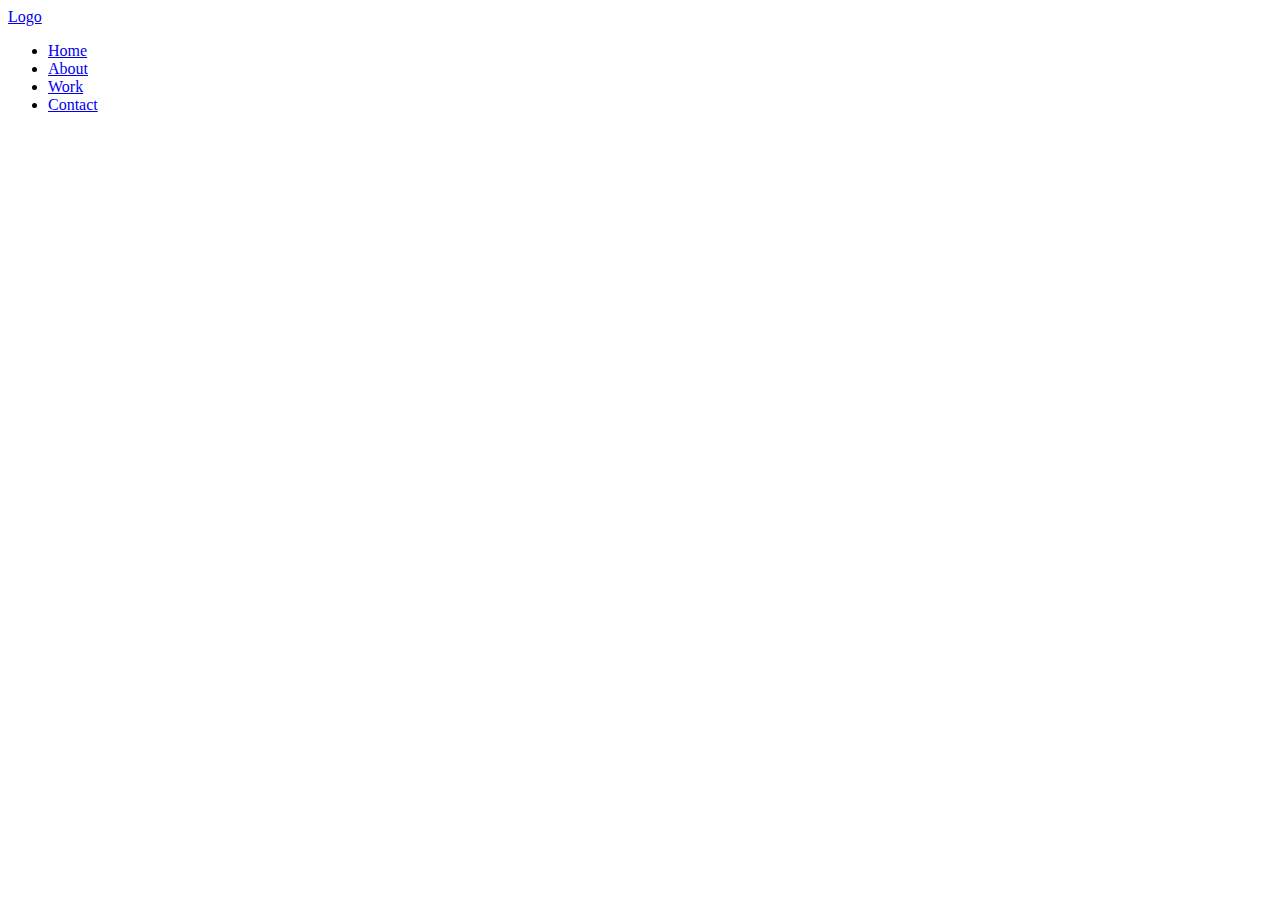
<file: Glassmorphism 1/index.html>
<!DOCTYPE html>
<html lang="en">
<head>
    <meta charset="UTF-8">
    <meta http-equiv="X-UA-Compatible" content="IE=edge">
    <meta name="viewport" content="width=device-width, initial-scale=1.0">
    <title>Document</title>
    <link rel="stylesheer" type="text/css" href="style.css">
</head>
<body>
   <header>
       <a href="#" class="logo">Logo</a>
       <ul>
           <li><a href="#">Home</a></li>
           <li><a href="#">About</a></li>
           <li><a href="#">Work</a></li>
           <li><a href="#">Contact</a></li>
       </ul>
   </header>
</body>
</html>
</file>
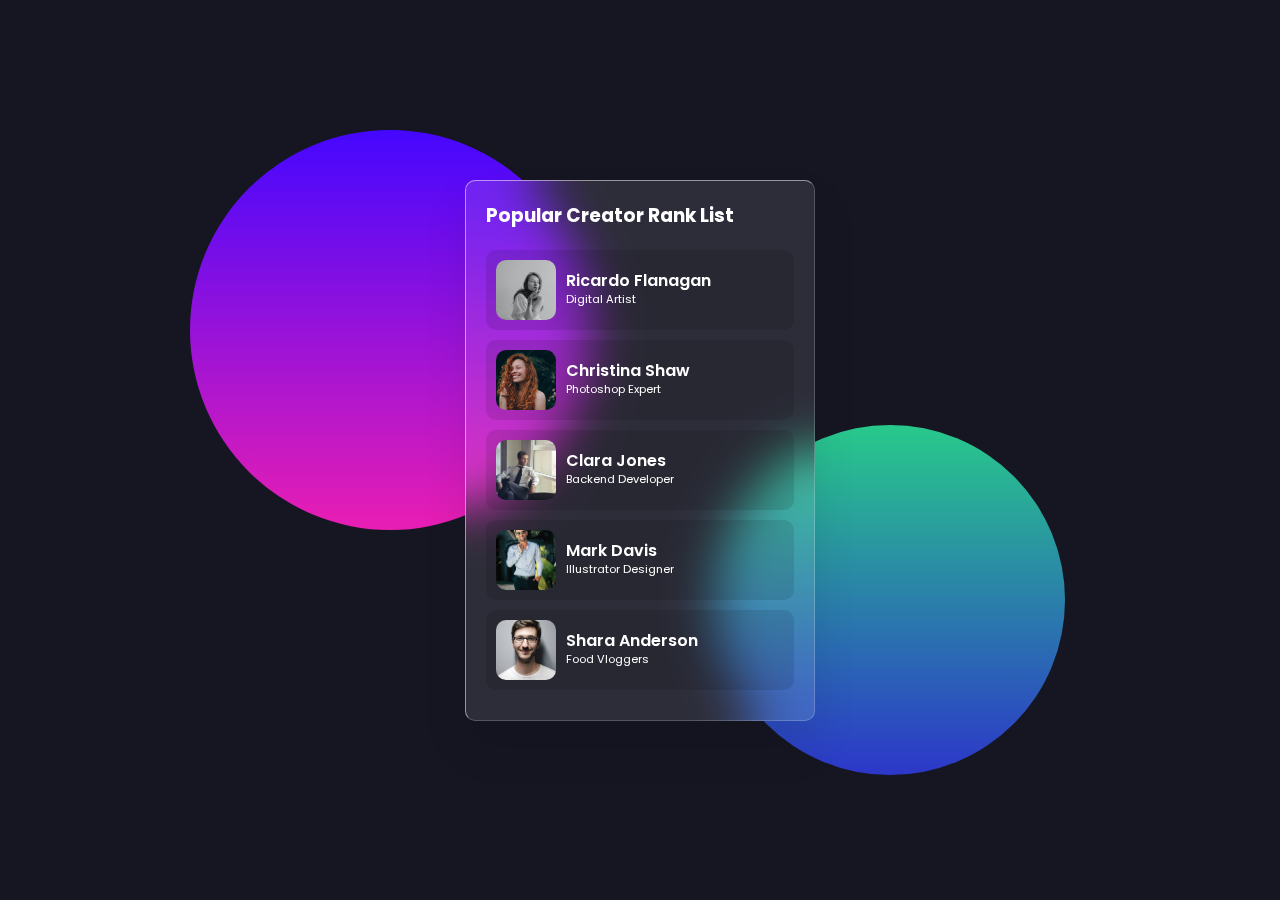
<file: Glassmorphism 2/index.html>
<!DOCTYPE html>
<html lang="en">
<head>
    <meta charset="UTF-8">
    <meta http-equiv="X-UA-Compatible" content="IE=edge">
    <meta name="viewport" content="width=device-width, initial-scale=1.0">
    <title>Glassmorphism List Hover Effect</title>
    <link rel="stylesheet" href="style.css">
</head>
<body>
    <section>
        <div class="box">
            <h3>Popular Creator Rank List</h3>
            <div class="list">
                <div class="imgBx">
                    <img src="img1.jpg.jpg">
                </div>
                <div class="content">
                    <h2 class="rank"><small>#</small>1</h2>
                    <h4>Ricardo Flanagan</h4>
                    <p>Digital Artist</p>
                </div>
            </div>
            <div class="list">
                <div class="imgBx">
                    <img src="img2.jpg.jpg">
                </div>
                <div class="content">
                    <h2 class="rank"><small>#</small>2</h2>
                    <h4>Christina Shaw</h4>
                    <p>Photoshop Expert</p>
                </div>
            </div>
            <div class="list">
                <div class="imgBx">
                    <img src="pexels-andrea-piacquadio-716411.jpg">
                </div>
                <div class="content">
                    <h2 class="rank"><small>#</small>3</h2>
                    <h4>Clara Jones</h4>
                    <p>Backend Developer</p>
                </div>
            </div>
            <div class="list">
                <div class="imgBx">
                    <img src="pexels-chloe-1043474.jpg">
                </div>
                <div class="content">
                    <h2 class="rank"><small>#</small>4</h2>
                    <h4>Mark Davis</h4>
                    <p>Illustrator Designer</p>
                </div>
            </div>
            <div class="list">
                <div class="imgBx">
                    <img src="pexels-pixabay-220453.jpg">
                </div>
                <div class="content">
                    <h2 class="rank"><small>#</small>5</h2>
                    <h4>Shara Anderson</h4>
                    <p>Food Vloggers</p>
                </div>
            </div>
        </div>
    </section>
</body>
</html>
</file>
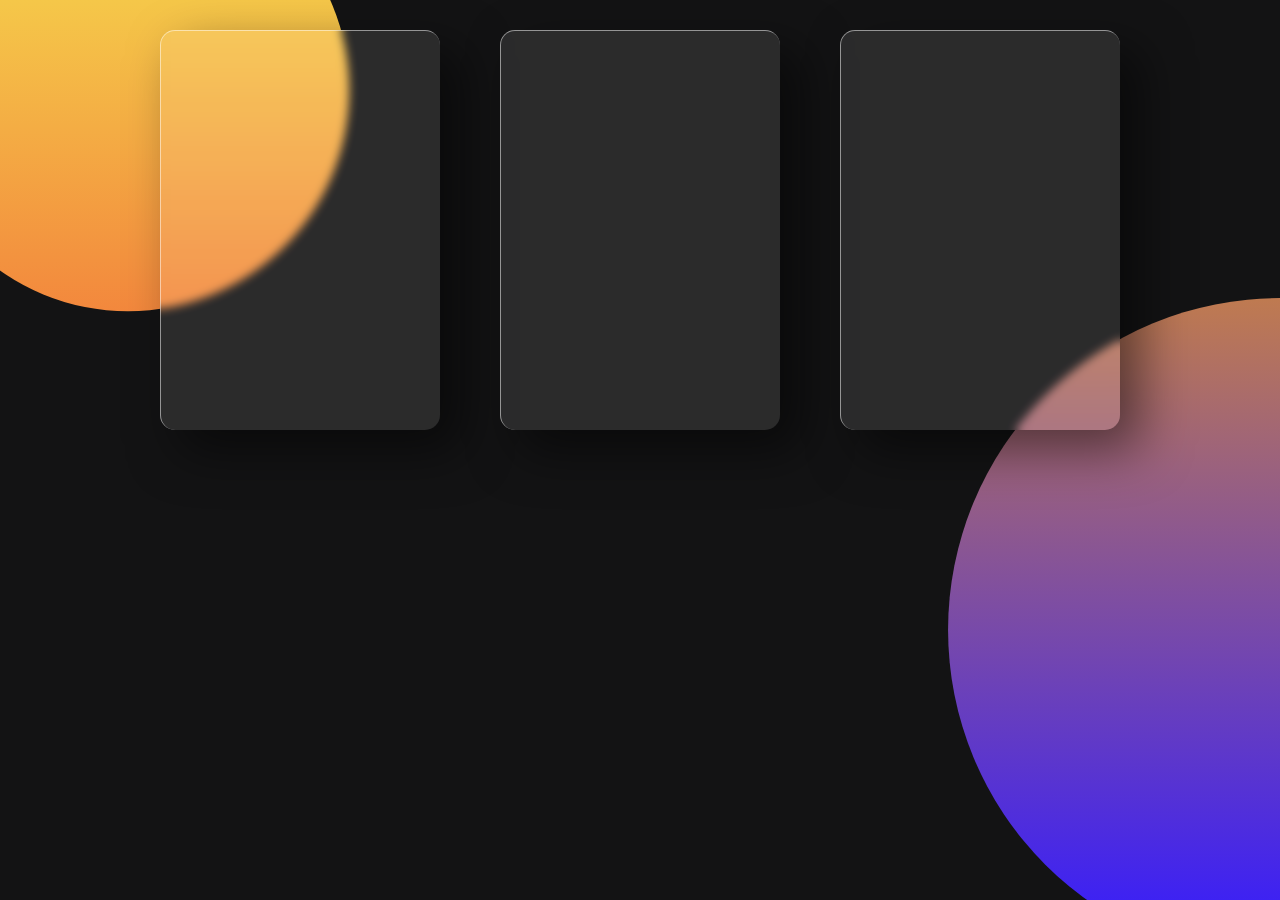
<file: Glassmorphism/index.html>
<!DOCTYPE html>
<html lang="en">
<head>
    <meta charset="UTF-8">
    <meta http-equiv="X-UA-Compatible" content="IE=edge">
    <meta name="viewport" content="width=device-width, initial-scale=1.0">
    <title>Real Glassmorphsim</title>
    <link rel="stylesheet" href="style.css">
</head>
<body>
    <div class="container">
        <div class="card">
            <div class="content">
                <h2>01</h2>
                <h3>Card One</h3>
                <p>Contrary to popular belief,
                     Lorem Ipsum is not simply random text. 
                     It has roots in a piece of classical Latin literature from 45 BC,
                     making it over 2000 years old. Richard McClintock, 
                     a Latin professor at Hampden-Sydney 
                </p>
                <a href="#">Read More</a>
            </div>
        </div>
        <div class="card">
            <div class="content">
                <h2>02</h2>
                <h3>Card Two</h3>
                <p>Contrary to popular belief,
                     Lorem Ipsum is not simply random text. 
                     It has roots in a piece of classical Latin literature from 45 BC,
                     making it over 2000 years old. Richard McClintock, 
                     a Latin professor at Hampden-Sydney 
                </p>
                <a href="#">Read More</a>
            </div>
        </div>
        <div class="card">
            <div class="content">
                <h2>03</h2>
                <h3>Card Three</h3>
                <p>Contrary to popular belief,
                     Lorem Ipsum is not simply random text. 
                     It has roots in a piece of classical Latin literature from 45 BC,
                     making it over 2000 years old. Richard McClintock, 
                     a Latin professor at Hampden-Sydney 
                </p>
                <a href="#">Read More</a>
            </div>
        </div>
    </div>
    <script type="text/javascript" src="vanilla-tilt.js"></script>
    <script>
        VanillaTilt.init(document.querySelectorAll(".card"), {
		max: 25,
		speed: 400,
        glare: true,
        "max-glare": 1,
        });
    </script>
</body>
</html>
</file>
<file: Glassmorphism 1/style.css>
@import url('https://fonts.googleapis.com/css2?family=Poppins:ital,wght@0,300;0,400;0,500;0,600;0,700;0,800;0,900;1,200;1,300;1,400;1,500;1,600;1,700;1,800;1,900&display=swap');

*{
    margin: 0;
    padding: 0;
    box-sizing: border-box;
    font-family: 'Poppins', sans-serif;
}

body {
    min-height: 100vh;
    background: linear-gradient(#2b1055, #7597de);
}

header {
    position: absolute;
    top: 0;
    left: 0;
    width: 100%;
    padding: 30px 100px;
    justify-content: space-between;
    align-items: center;
}
</file>
<file: Glassmorphism 2/style.css>
@import url('https://fonts.googleapis.com/css2?family=Poppins:ital,wght@0,300;0,400;0,500;0,600;0,700;0,800;0,900;1,200;1,300;1,400;1,500;1,600;1,700;1,800;1,900&display=swap');

* {
    margin: 0;
    padding: 0;
    box-sizing: border-box;
    font-family: 'Poppins', sans-serif;
}

section {
    position: relative;
    background: #161623;
    min-height: 100vh;
    overflow: hidden;
    display: flex;
    justify-content: center;
    align-items: center;
}

section::before{
    content: '';
    position: absolute;
    width: 400px;
    height: 400px;
    background: linear-gradient(#4507ff, #e91eb3);
    border-radius: 50%;
    transform: translate(-250px, -120px);
}

section::after{
    content: '';
    position: absolute;
    width: 350px;
    height: 350px;
    background: linear-gradient(#28c98b, #2c37c9);
    border-radius: 50%;
    transform: translate(250px, 150px);
}

.box {
    position: relative;
    min-width: 350px;
    min-height: 400px;
    background: rgba(255, 255, 255, 0.1);
    box-shadow: 0 25px 45px rgba(0, 0, 0, 0.1);
    border: 1px solid rgba(255, 255, 255, 0.5);
    border-right: 1px solid rgba(255, 255, 255, 0.2);
    border-bottom: 1px solid rgba(255, 255, 255, 0.2);
    border-radius: 10px;
    z-index: 10;
    padding: 20px;
    backdrop-filter: blur(25px);
}

.box h3 {
    color: white;
    margin-bottom: 20px;
}

.box .list {
    position: relative;
    display: flex;
    padding: 10px ;
    background: rgba(0, 0, 0, 0.1);
    border-radius: 10px;
    margin: 10px 0;
    cursor: pointer;
    transition: 0.5s; 
    overflow: hidden;
}

.box .list:hover {
    background: white;
    box-shadow: -15px 30px 50px rgba(0, 0, 0, 0.5);
    transform: scale(1.15) translateX(30px) translateY(-15px);
    z-index: 1000;
}

.box .list .imgBx {
    position: relative;
    width: 60px;
    height: 60px;
    border-radius: 10px;
    overflow: hidden;
    margin-right: 10px;
}

.box .list .imgBx img {
    position: absolute;
    top: 0;
    left: 0;
    width: 100%;
    height: 100%;
    object-fit: cover;
}

.box .list .content {
    display: flex;
    flex-direction: column;
    justify-content: center;
    color: white;
}

.box .list .content .rank {
    position: absolute;
    right: -50px;
    color: #03a9f4;
    transition: 0.5s;
    font-size: 2em;
}

.box .list .content .rank small {
    font-weight: 500;
    opacity: 0.25;
}

.box .list:hover .content .rank {
    right: 20px;
}

.box .list .content h4 {
    line-height: 1.2em;
    font-weight: 600;
    transition: 0.5s;
}

.box .list .content p {
    font-size: 0.7em;
    transition: 0.5s;
}

.box .list:hover .content h4,
.box .list:hover .content p {
    color: #161623;
    
}
</file>
<file: Glassmorphism/style.css>
@import url('https://fonts.googleapis.com/css2?family=Poppins:ital,wght@0,300;0,400;0,500;0,600;0,700;0,800;0,900;1,200;1,300;1,400;1,500;1,600;1,700;1,800;1,900&display=swap');

* {
    margin: 0;
    padding: 0;
    box-sizing: border-box;
    font-family: 'Poppins', sans-serif;
}

body {
    display: flex;
    justify-content: center;
    align-items: center;
    min-height: 100%;
    background: #131314;
}

body::before {
    content: '';
    position: absolute;
    top: 0;
    left: 0;
    width: 100%;
    height: 100%;
    background: linear-gradient(rgb(255, 166, 0),rgb(62, 34, 242));
    clip-path: circle(30% at right 70%);
}

body::after {
    content: '';
    position: absolute;
    top: 0;
    left: 0;
    width: 100%;
    height: 100%;
    background: linear-gradient(#f5c749,#ee1026);
    clip-path: circle(20% at 10% 10%);
}

.container {
    position: relative;
    display: flex;
    justify-content: center;
    align-items: center;
    max-width: 1200px;
    flex-wrap: wrap;
    z-index: 1;
}

.container .card {
    position: relative;
    width: 280px;
    height: 400px;
    margin: 30px;
    box-shadow: 20px 20px 50px rgba(0, 0, 0, 0.5);
    border-radius: 15px;
    background: rgba(255, 255, 255, 0.1);
    overflow: hidden;
    display: flex;
    justify-content: center;
    align-items: center;
    border-top: 1px solid rgba(255, 255, 255, 0.5);
    border-left: 1px solid rgba(255, 255, 255, 0.5);
    backdrop-filter: blur(5px);
}

.container .card .content {
    padding: 20px;
    text-align: center;
    transform: translateY(100px);
    opacity: 0;
    transition: 0.5s;
}

.container .card:hover .content {
    transform: translateY(0px);
    opacity: 1;
}

.container .card .content h2 {
    position: absolute;
    top: -30px;
    right: 30px;
    font-size: 8em;
    color: rgba(255, 255, 255, 0.05);
    pointer-events: none;
}

.container .card .content h3 {
    font-size: 1.8em;
    color: #fff;
    z-index: 1;
}

.container .card .content p {
    font-size: 1em;
    color: #fff;
    font-weight: 300;
}

.container .card .content a {
    position: relative;
    display: inline-block;
    padding: 8px 20px;
    margin-top: 15px;
    background: #fff;
    color: #000;
    border-radius: 20px;
    text-decoration: none;
    font-weight: 500;
    box-shadow: 0 5px 15px rgba(0, 0, 0, 0.5);
    
}
</file>
